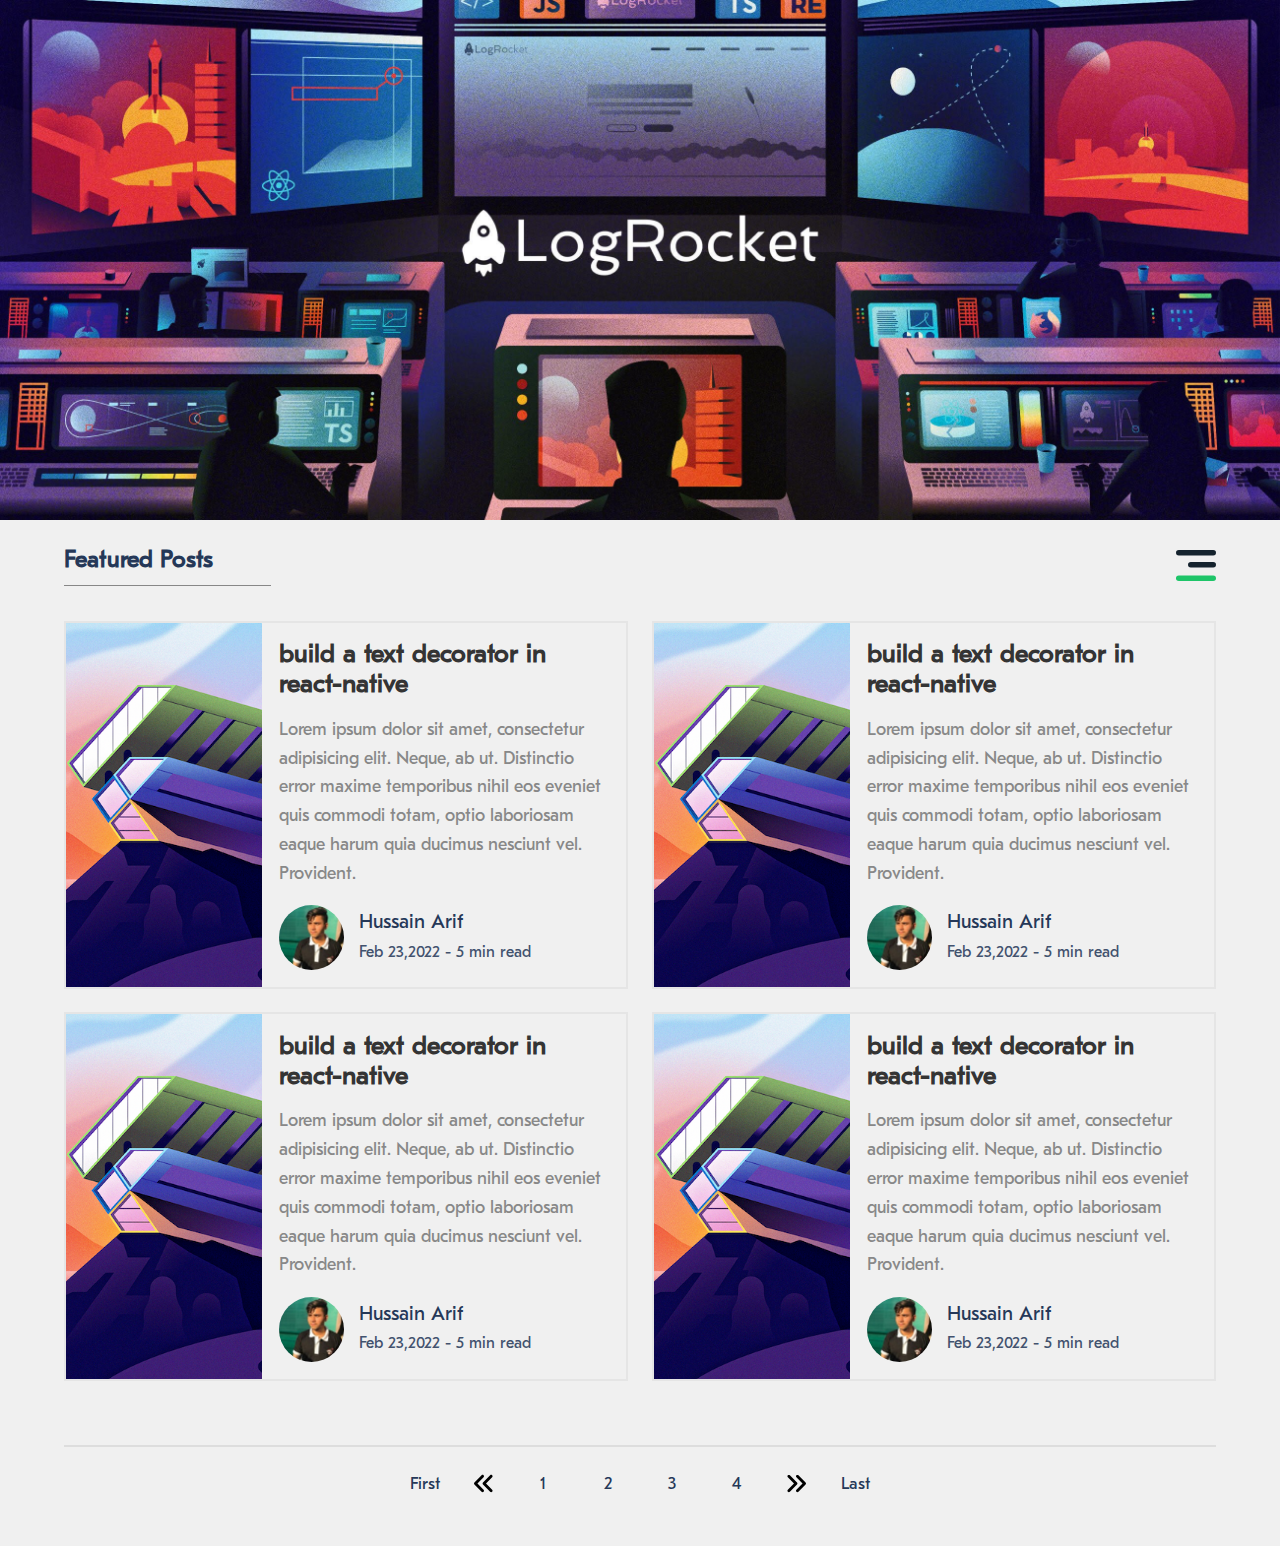
<file: index.html>
<!DOCTYPE html>
<html lang="en">
    <head>
        <meta charset="UTF-8" />
        <title>LogRocket Blog - For Frontend Developers and Web App Engineers</title>
        <link rel="stylesheet" href="./css/style.css" type="text/css" />
        <link rel="icon" type="image/png" sizes="32x32" href="./images/cropped-cropped-favicon-196x196-32x32.png" />
        <meta name="viewport" content="width=device-width, initial-scale=1.0" />
        <meta property="og:image" content="" />
        <meta name="description" content="" />
        <meta name="keywords" content="" />
        <script src="./js/script.js"></script>
    </head>
<body>
    <section id="home">
        <img src="./images/logrocket-blog.jpg" alt="Log " />
    </section>
    <section id="featured">
        <section class="wrapper" >
            <div class="posts">
                <div class="head">
                    <h4>
                        Featured Posts
                    </h4>
                    <div id="hamburger-icon">
                        <img src="./images/hamburg.7b560c07.svg" />
                    </div>
                </div>
                <ul>
                    <li>
                        <div class="image">
                        </div>
                        <div class="description">
                            <h5>
                                build a text decorator in react-native
                            </h5>
                            <p class="post-description">
                                Lorem ipsum dolor sit amet, consectetur adipisicing elit. Neque, ab ut. Distinctio error maxime temporibus nihil eos eveniet quis commodi totam, 
                                optio laboriosam eaque harum quia ducimus nesciunt vel. Provident.
                            </p>
                            <div class="person">
                                <div class="avatar">
                                    <a href="#" > 
                                        <img src="./images/Hussain-Arif-Author.jpeg" alt="Person" />
                                    </a>
                                </div>
                                <div class="name">
                                    <h5>
                                        <a href="#" > 
                                            Hussain Arif
                                        </a>
                                    </h5>
                                    <p class="date">
                                        Feb 23,2022 - 5 min read
                                    </p>
                                </div>
                            </div>
                        </div>
                    </li>
                    <li>
                        <div class="image">
                        </div>
                        <div class="description">
                            <h5>
                                build a text decorator in react-native
                            </h5>
                            <p class="post-description">
                                Lorem ipsum dolor sit amet, consectetur adipisicing elit. Neque, ab ut. Distinctio error maxime temporibus nihil eos eveniet quis commodi totam, 
                                optio laboriosam eaque harum quia ducimus nesciunt vel. Provident.
                            </p>
                            <div class="person">
                                <div class="avatar">
                                    <a href="#" > 
                                        <img src="./images/Hussain-Arif-Author.jpeg" alt="Person" />
                                    </a>
                                </div>
                                <div class="name">
                                    <h5>
                                        <a href="#" > 
                                            Hussain Arif
                                        </a>
                                    </h5>
                                    <p class="date">
                                        Feb 23,2022 - 5 min read
                                    </p>
                                </div>
                            </div>
                        </div>
                    </li>
                    <li>
                        <div class="image">
                        </div>
                        <div class="description">
                            <h5>
                                build a text decorator in react-native
                            </h5>
                            <p class="post-description">
                                Lorem ipsum dolor sit amet, consectetur adipisicing elit. Neque, ab ut. Distinctio error maxime temporibus nihil eos eveniet quis commodi totam, 
                                optio laboriosam eaque harum quia ducimus nesciunt vel. Provident.
                            </p>
                            <div class="person">
                                <div class="avatar">
                                    <a href="#" > 
                                        <img src="./images/Hussain-Arif-Author.jpeg" alt="Person" />
                                    </a>
                                </div>
                                <div class="name">
                                    <h5>
                                        <a href="#" > 
                                            Hussain Arif
                                        </a>
                                    </h5>
                                    <p class="date">
                                        Feb 23,2022 - 5 min read
                                    </p>
                                </div>
                            </div>
                        </div>
                    </li>
                    <li>
                        <div class="image">
                        </div>
                        <div class="description">
                            <h5>
                                build a text decorator in react-native
                            </h5>
                            <p class="post-description">
                                Lorem ipsum dolor sit amet, consectetur adipisicing elit. Neque, ab ut. Distinctio error maxime temporibus nihil eos eveniet quis commodi totam, 
                                optio laboriosam eaque harum quia ducimus nesciunt vel. Provident.
                            </p>
                            <div class="person">
                                <div class="avatar">
                                    <a href="#" > 
                                        <img src="./images/Hussain-Arif-Author.jpeg" alt="Person" />
                                    </a>
                                </div>
                                <div class="name">
                                    <h5>
                                        <a href="#" > 
                                            Hussain Arif
                                        </a>
                                    </h5>
                                    <p class="date">
                                        Feb 23,2022 - 5 min read
                                    </p>
                                </div>
                            </div>
                        </div>
                    </li>
                </ul>
            </div>
            <div class="filters" id="hamburger-menu" >
                <div class="search">
                    <div class="lens">
                        <img src="./images/xmark-soli.svg" alt="Lens" />
                    </div>
                    <form action="">
                        <input type="text" placeholder="Search..." />
                    </form>
                    <div class="close">
                        <img src="./images/magnifying-glass-solid.svg" alt="Close" />
                    </div>
                </div>
                <div class="category">
                    <p class="filter">
                        Filter by Category
                    </p>
                    <p class="discovered">
                        128 chips discovered
                    </p>
                    <ul class="categories">
                        <li>
                            <input type="checkbox" name="xd" value="xd" id="xd">
                            <label for="xd">XD</label>
                        </li>
                        <li>
                            <input type="checkbox" name="ad" value="ad" id="ad">
                            <label for="ad">AD</label>
                        </li>
                        <li>
                            <input type="checkbox" name="sketch" value="sketch" id="sketch">
                            <label for="sketch">Sketch</label>
                        </li>
                        <li>
                            <input type="checkbox" name="figma" value="figma" id="figma">
                            <label for="figma">Figma</label>
                        </li>
                        <li>
                            <input type="checkbox" name="ui-kit" value="ui-kit" id="ui-kit">
                            <label for="ui-kit">UI-Kit</label>
                        </li>
                        <li>
                            <input type="checkbox" name="design" value="design" id="design">
                            <label for="design">Design</label>
                        </li>
                    </ul>
                    <div id="close">
                        <img src="./images/close.svg" alt="Close" />
                    </div>
                </div>
                <div class="sort">
                    <p class="head">
                        Sort by
                    </p>
                    <div class="sorts">
                        <p class="subhead">
                            TITLE
                        </p>
                        <ul class="sort-categories">
                            <li>
                                <input type="radio" name="title" value="ascending" id="title-ascending">
                                <label for="title-ascending">Ascending</label>
                            </li>
                            <li>
                                <input type="radio" name="title" value="descending" id="title-descending">
                                <label for="title-descending">Descending</label>
                            </li>
                        </ul>
                    </div>
                    <div class="sorts">
                        <p class="subhead">
                            DATA-ADDED
                        </p>
                        <ul class="sort-categories">
                            <li>
                                <input type="radio" name="data" value="ascending" id="data-ascending">
                                <label for="data-ascending">Ascending</label>
                            </li>
                            <li>
                                <input type="radio" name="data" value="descending" id="data-descending">
                                <label for="data-descending">Descending</label>
                            </li>
                        </ul>
                    </div>
                </div>
            </div>
            <section id="overlay">

            </section>
        </section>
        <div class="pagination">
            <a href="#" >
                First
            </a>
            <a href="#" class="arrow">
                <img src="./images/angles-left-solid.svg" alt="Prev">
            </a>
            <a href="#" >
                1
            </a>
            <a href="#" >
                2
            </a>
            <a href="#" >
                3
            </a>
            <a href="#" >
                4
            </a>
            <a href="#" class="arrow" >
                <img src="./images/angles-right-solid.svg" alt="Prev">
            </a>
            <a href="#" >
                Last
            </a>
        </div>
    </section>
    
</body>
</html>
</file>
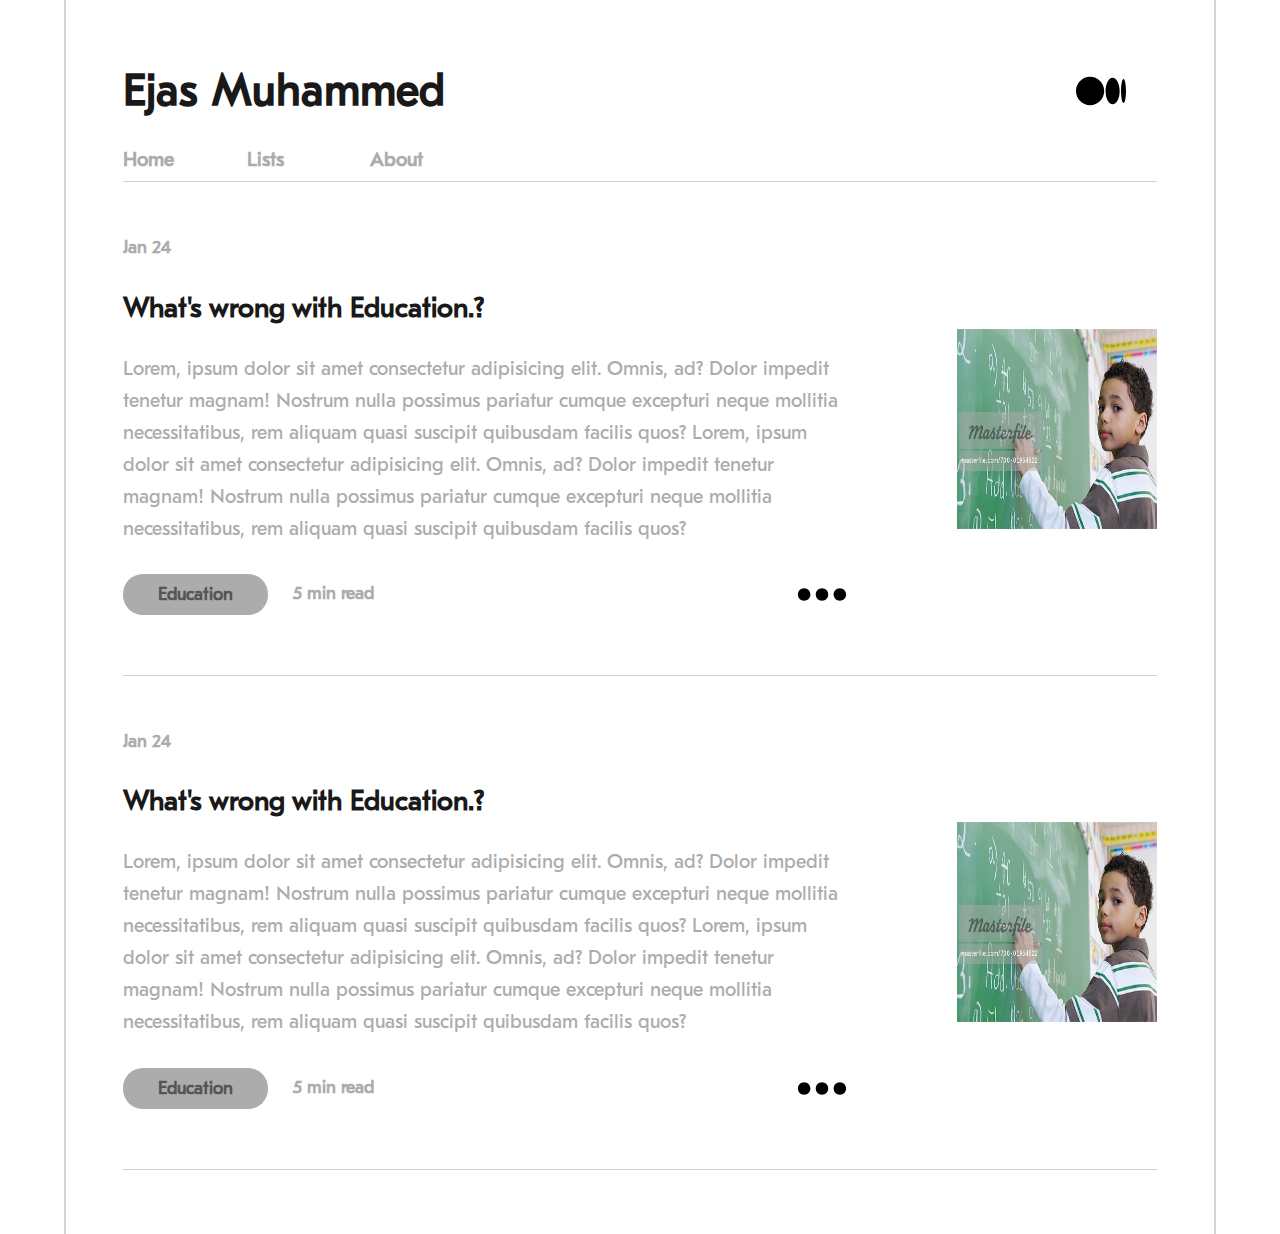
<file: posts.html>
<!DOCTYPE html>
<html lang="en">
    <head>
        <meta charset="UTF-8" />
        <title>LogRocket Blog - Posts</title>
        <link rel="stylesheet" href="./css/style.css" type="text/css" />
        <link rel="icon" type="image/png" sizes="32x32" href="./images/cropped-cropped-favicon-196x196-32x32.png" />
        <meta name="viewport" content="width=device-width, initial-scale=1.0" />
        <meta property="og:image" content="" />
        <meta name="description" content="" />
        <meta name="keywords" content="" />
        <script src="./js/posts.js"></script>
    </head>
<body>
    <section id="posts">
        <section class="wrapper">
            <header id="hamburger-header">
                <h1 class="logo">
                    <a href="#" >
                        <img src="./images/cropped-cropped-favicon-196x196-32x32.png" alt="Logo" />
                    </a>
                </h1>
                <ul class="nav">
                    <li>
                        <a href="">
                            Our Story
                        </a>
                    </li>
                    <li>
                        <a href="">
                            Membership
                        </a>
                    </li>
                    <li>
                        <a href="">
                            Write
                        </a>
                    </li>
                    <li>
                        <a href="">
                            Sign In
                        </a>
                    </li>
                    <li>
                        <a href="">
                            Get Started
                        </a>
                    </li>
                </ul>
            </header>
            <div id="hamburger-close">
                <img src="./images/magnifying-glass-solid.svg" alt="Close" />
            </div>
            <div id="hamburger-overlay">

            </div>

            <div class="head">
                <h1>
                    <a href="#" >
                        Ejas Muhammed
                    </a>
                </h1>
                <div id="hamburger-dot">
                    <img src="./images/medium-brands.svg" alt="Hamburder-dot" />
                </div>
            </div>
            <ul class="lists">
                <li>
                    <a href="#" >
                        Home
                    </a>
                </li>
                <li>
                    <a href="#" >
                        Lists
                    </a>
                </li>
                <li>
                    <a href="#" >
                        About
                    </a>
                </li>
            </ul>
            <ul class="posts">
                <li class="post">
                    <div class="description">
                        <p class="date">
                            Jan 24
                        </p>
                        <h5 class="post-head">
                            What's wrong with Education.?
                        </h5>
                        <p class="post-description">
                            Lorem, ipsum dolor sit amet consectetur adipisicing elit. Omnis, ad? Dolor impedit tenetur magnam! 
                            Nostrum nulla possimus pariatur cumque excepturi neque mollitia necessitatibus, rem aliquam quasi suscipit quibusdam facilis quos?
                            Lorem, ipsum dolor sit amet consectetur adipisicing elit. Omnis, ad? Dolor impedit tenetur magnam! 
                            Nostrum nulla possimus pariatur cumque excepturi neque mollitia necessitatibus, rem aliquam quasi suscipit quibusdam facilis quos?
                        </p>
                        <div class="post-bottom">
                            <a href="#" class="subhead">
                                Education
                            </a>
                            <p class="time">
                                5 min read
                            </p>
                            <div class="more-icon">
                                <img src="./images/ellipsis-solid.svg" alt="Person" />
                            </div>
                        </div>
                    </div>
                    <div class="image">
                        <img src="./images/700-01954522em-student-writing-on-chalkboard.jpg" alt="Person" />
                    </div>
                </li>
                <li class="post">
                    <div class="description">
                        <p class="date">
                            Jan 24
                        </p>
                        <h5 class="post-head">
                            What's wrong with Education.?
                        </h5>
                        <p class="post-description">
                            Lorem, ipsum dolor sit amet consectetur adipisicing elit. Omnis, ad? Dolor impedit tenetur magnam! 
                            Nostrum nulla possimus pariatur cumque excepturi neque mollitia necessitatibus, rem aliquam quasi suscipit quibusdam facilis quos?
                            Lorem, ipsum dolor sit amet consectetur adipisicing elit. Omnis, ad? Dolor impedit tenetur magnam! 
                            Nostrum nulla possimus pariatur cumque excepturi neque mollitia necessitatibus, rem aliquam quasi suscipit quibusdam facilis quos?
                        </p>
                        <div class="post-bottom">
                            <a href="#" class="subhead">
                                Education
                            </a>
                            <p class="time">
                                5 min read
                            </p>
                            <div class="more-icon">
                                <img src="./images/ellipsis-solid.svg" alt="Person" />
                            </div>
                        </div>
                    </div>
                    <div class="image">
                        <img src="./images/700-01954522em-student-writing-on-chalkboard.jpg" alt="Person" />
                    </div>
                </li>
            </ul>
        </section>
    </section>    
</body>
</html>
</file>
<file: css/style.css>
* {
	margin: 0;
	padding: 0;
	border: 0;
	vertical-align: baseline;
	background: transparent;
	font-weight: normal;
	text-decoration: none;
	outline: none;
	-webkit-box-sizing: border-box;
	-moz-box-sizing: border-box;
	box-sizing: border-box;
}
ol, ul {
	list-style: none;
}
del {
	text-decoration: line-through;
}
body {
	font-family: "GT-Eesti";
	font-size: 17px;
	color: #253858;
	overflow-x: hidden;
	min-width: 320px;
	font-weight: 500;
}
input,textarea,select{
	font-family: "GT-Eesti", Arial, Helvetica, sans-serif;
	font-weight: 500;
}

a{
	color: #253858;
}
a:hover,.submit:hover{
	filter: alpha(opacity = 85);
	-moz-opacity: 0.85;
	-khtml-opacity: 0.85;
	opacity: 0.85;
}
.thumb{
	display: block;
}
.thumb img{
	display: block;
	width:100%;
}
p{
	line-height:1.6em;
	font-size: 16px;
	font-family: "GT-Eesti", Arial;
	font-weight: 500;
	color: #42526E;
}
.hidden{
	display:none;
}
br.clear {
	clear: both;
	line-height: 0;
}
.wrapper {
	width: 90%;
	margin: 0 auto;
}
img{
	display: block;
	width: 100%;
	height: 100%;
}

@font-face {
    font-family: 'GT-Eesti';
    src: url("../fonts/GT-Eesti-Pro-Text-Regular.woff2") format("woff2");
    src: url("../fonts/GT-Eesti-Pro-Text-Regular.woff") format("woff");
    font-weight: 500;
    font-style: normal
}

#home{
	width: 100%;
}
#featured{
	padding: 2% 0;
	background: #f0f0f0;
	position: relative;
}
#featured section#overlay{
	position: fixed;
	width: 100%;
	height: 100vh;
	background: rgba(0,0,0,.5);
    backdrop-filter: blur(6px);	top: 0%;
	left: 0;
	z-index: 1;
	transform: scale(0);
    transition: all 0.3s ease-in-out 0s;
}
#featured section#overlay.active{
	transform: scale(1);
}
#featured section.wrapper{
	display: flex;
    justify-content: space-between;
	padding-bottom: 5%;
    border-bottom: 2px solid #ddd;
}
#featured div.posts{
	width: 75%;
}
#featured div.posts div.head{
	display: flex;
	justify-content: space-between;
	align-items: center;
    margin-bottom: 3%;
}
#featured div.posts div.head h4{
	font-size: 24px;
    font-weight: 600;
    padding-bottom: 1%;
    border-bottom: 1px solid;
    border-bottom: 1px solid #00000070;
    width: 15%;
}
#featured div.posts div.head div#hamburger-icon{
	display: none;
}
#featured div.posts ul{
	width: 100%;
    display: flex;
    justify-content: space-between;
    flex-wrap: wrap;
}
#featured div.posts ul li{
	width: 49%;
    border: 2px solid #e5e5e5;
    display: flex;
    justify-content: space-between;
    margin-bottom: 2%;
    transition: all 0.3s ease-in-out 0s;
}
#featured div.posts ul li:hover{
	box-shadow:rgb(17 12 46 / 15%) 0px 48px 100px 0px ;
}
#featured div.posts ul li:nth-last-child(-n+2){
	margin-bottom: 0;
}
#featured div.posts ul li div.image{
    width: 35%;
    background: url(../images/Complete-guide-Flutter-architecture-nocdn.png) no-repeat;
    background-size: cover;
    background-position: center;
}
#featured div.posts ul li div.description{
	padding: 3%;
	width: 65%;
}
#featured div.posts ul li div.description h5{
	color: #000000cc;
	display: block;
    font-size: 26px;
    font-weight: 700;
	margin-bottom: 5%;
}
#featured div.posts ul li div.description p.post-description{
	color: #888;
    font-size: 18px;
    margin-bottom: 5%;
}
#featured div.posts ul li div.description div.person{
	display: flex;
	align-items: center;
}
#featured div.posts ul li div.description div.person div.avatar{
    width: 65px;
    border-radius: 50%;
    overflow: hidden;
    height: 65px;
	margin-right: 15px;
}
#featured div.posts ul li div.description div.person div.name{
    width: 65%;
}
#featured div.posts ul li div.description div.person div.name h5{
    margin-bottom: 3%;
}
#featured div.posts ul li div.description div.person div.name h5 a{
	font-size: 20px;
	display: block;
    margin-bottom: 3%;
}
#featured div.posts ul li div.description div.person div.name p.date{
	font-size: 16px;
}
#featured div.posts ul li div.description div.person div.save{
	width: 4%;
	cursor: pointer;
}
#featured div.filters{
    width: 22%;
	width: 38%;
	padding: 5% 3% 0;
	top: 0;
	right: 0;
	z-index: 2;
	transition: all 0.3s ease-in-out 0s;	
}
#featured div.filters div#close{
	display: none;
	transform: scale(0);	
}
#featured div.filters div.search{
	display: flex;
    justify-content: space-between;
    align-items: center;
	width: 100%;
    margin: 0 auto 7%;
	border: 1px solid #bfbfbf;
    border-radius: 15px;
    padding: 3%;
	box-shadow: rgba(0, 0, 0, 0.24) 0px 3px 8px;
	background-color: #fff;
}
#featured div.filters div.search div.lens{
	width: 5%;
}
#featured div.filters div.search form{
	width: 80%;
}
#featured div.filters div.search form input{
	width: 100%;
}
#featured div.filters div.search div.close{
	width: 5%;
}
#featured div.filters div.category{
	margin-bottom: 15%;
}
#featured div.filters div.category p.filter{
	font-size: 28px;
    font-weight: 700;
    color: #414141;
    margin-bottom: 5px;
}
#featured div.filters div.category p.discovered{
	font-size: 18px;
    color: #414141;
	margin-bottom: 5%;
	padding-left: 8%;
}
#featured div.filters div.category ul.categories{
	display: flex;
	flex-wrap: wrap;
	padding-left: 8%;
}
#featured div.filters div.category ul.categories li{
	border: 2px solid #414141;
	border-radius: 15px;
	padding: 2% 4%;
	margin: 0 10px 10px auto;
	color: #414141;
	cursor: pointer;
	transition: all 0.3s ease-in-out 0s;
}
#featured div.filters div.category ul.categories li:hover{
	border: 2px solid #5794e6;
}
#featured div.filters div.category ul.categories li:hover label{
	color : #5794e6;
}
#featured div.filters div.category ul.categories li input{
    width: 20px;
	cursor: pointer;
}
#featured div.filters div.category ul.categories li label{
    font-size: 17px;
    font-weight: 700;
	cursor: pointer;
}
#featured div.filters div.sort{
	margin-bottom: 8%;
}
#featured div.filters div.sort p.head{
	font-size: 28px;
    font-weight: 700;
    color: #414141;
    margin-bottom: 5px;
}
#featured div.filters div.sort div.sorts{
	padding-left: 8%;
}
#featured div.filters div.sort div.sorts p.subhead{
	font-size: 20px;
    color: #6594e6;
    margin-bottom: 5%;
    font-weight: 700;
}
#featured div.filters div.sort div.sorts ul.sort-categories{
	
}
#featured div.filters div.sort div.sorts ul.sort-categories li{
	width: 90%;
	margin: 0 auto 4%;
}
#featured div.filters div.sort div.sorts ul.sort-categories li input{
    margin-right: 10px;
	cursor: pointer;
}
#featured div.filters div.sort div.sorts ul.sort-categories li label{
    font-size: 18px;
    font-weight: 700;
	cursor: pointer;
}
#featured div.pagination{
    display: flex;
    justify-content: space-between;
    width: 30%;
    margin: 0 auto;
    padding: 2%;
	align-items: center;
}
#featured div.pagination a{
    width: 30px;
	cursor: pointer;
	text-align: center;
}
#featured ul.pagination a.arrow{
	width: 15px;
}
#posts div#hamburger-close{
    right: 6%;
    width: 40px;
    height: 40px;
    position: fixed;
    transition: all 0.3s ease-in-out 0s;
    top: 20%;
    background: #c4e2ff;
    border-radius: 50%;
    overflow: hidden;
    padding: 5px;
	transform: scale(0);
	cursor: pointer;
	z-index: 2;
}
#posts div#hamburger-close.active{
    transition: all 0.3s ease-in-out 0s;
	transform: scale(1);
}
#posts div#hamburger-overlay{
	position: fixed;
	width: 100%;
	height: 100vh;
	z-index: 1;
	background: rgba(0, 0, 0, .5);
	backdrop-filter: blur(4px);
	top: 0;
	left: 0;
    transition: all 0.3s ease-in-out 0s;
	transform: scale(0);
}
#posts div#hamburger-overlay.active{
    transition: all 0.3s ease-in-out 0s;
	transform: scale(1);
}
#posts header#hamburger-header{
	background: #c4e2ff;
	display: flex;
	justify-content: space-between;
	align-items: center;
	position: fixed;
	width: 100%;
    top: 0;
    left: 0;
    padding: 1.5% 5%;
    transform: rotate(-90deg);
	/* display: none; */
    transform-origin: top right;
	transition: all 0.3s ease-in-out 0s;
	z-index: 2;
}
#posts header#hamburger-header.active{
    transform: rotate(0deg);
	/* display: flex; */
	transition: all 0.3s ease-in-out 0s;
}
#posts header#hamburger-header h1.logo{
	width: 60px;
    border-radius: 15px;
    overflow: hidden;
}
#posts header#hamburger-header h1.logo a{
	display: block;
	width: 100%;
}
#posts header#hamburger-header ul.nav{
	display: flex;
    justify-content: space-between;
	align-items: center;
	width: 40%;
}
#posts header#hamburger-header ul.nav li{
	/* width: 18%; */
	text-align: center;
}
#posts header#hamburger-header ul.nav li a{
	display: block;
	width: 100%;
	text-align: center;
	color: #191919;
    font-size: 19px;
    font-weight: 600;
}
#posts header#hamburger-header ul.nav li:last-child{
	background: #191919;
	padding: 2%;
	border-radius: 15px;
}
#posts header#hamburger-header ul.nav li:last-child a{
	color: #fff;
}
#posts{
	padding: 5% 0;
	width: 90%;
	margin: 0 auto;
	border-left: 2px solid #d2d2d2;
	border-right: 2px solid #d2d2d2;
	position: relative;
}
#posts .wrapper{
}
#posts div.head{
	display: flex;
    align-items: center;
	margin-bottom: 3%;
	justify-content: space-between;
    padding-right: 3%;
}
#posts div.head h1{
	width: 50%;
}
#posts div.head h1 a{
	color: #191919;
    font-size: 45px;
    font-weight: 700;
    text-align: left;
    display: block;
}
#posts div.head div#hamburger-dot{
	width: 50px;
	cursor: pointer;
}
#posts ul.lists{
	display: flex;
	align-items: center;
	border-bottom: 1px solid #d2d2d2 ;
}
#posts ul.lists li{
	padding-bottom: 1%;
    width: 10%;
    margin-right: 20px;
}
#posts ul.lists li:hover{
	border-bottom: 2px solid #191919;
	color: #191919;
}
#posts ul.lists li:last-child{
    margin-right: 0px;
}
#posts ul.lists li a{
	color: #adacac;
    font-size: 20px;
    font-weight: 600;
    display: block;
}
#posts ul.lists li:hover a{
	color: #191919;
}
#posts ul.posts{

}
#posts ul.posts li.post{
	border-bottom: 1px solid #d2d2d2;
	display: flex;
    justify-content: space-between;
    align-items: center;
	padding: 5% 0;
}
#posts ul.posts li.post div.description{
	width: 70%;
}
#posts ul.posts li.post div.description p.date{
	font-size: 18px;
    margin-bottom: 2%;
    font-weight: 600;
    color: #adacac;
}
#posts ul.posts li.post div.description h5.post-head{
    font-size: 28px;
    font-weight: 700;
    color: #191919;
    margin-bottom: 2%;
}
#posts ul.posts li.post div.description p.post-description{
	font-size: 20px;
	color: #adacac;
	margin-bottom: 3%;
}
#posts ul.posts li.post div.description div.post-bottom{
	display: flex;
    align-items: center;
}
#posts ul.posts li.post div.description div.post-bottom a.subhead{
	width: 10%;
    text-align: center;
    background: #adacac;
    color: #565656;
    font-size: 18px;
    font-weight: 600;
	border-radius: 20px;
    padding: 10px;
    margin-right: 25px;
}
#posts ul.posts li.post div.description div.post-bottom p.time{
	width: 10%;
    color: #adacac;
    font-size: 18px;
    font-weight: 600;
}
#posts ul.posts li.post div.description div.post-bottom div.more-icon{
	width: 50px;
    margin-left: auto;
}
#posts ul.posts li.post div.image{
	width: 200px;
	height: 200px;
}


@media all and (max-width: 1280px){
	#featured div.posts div.head h4{
		width: 18%;
	}
	#featured div.posts div.head div#hamburger-icon{
		display: block;
		width: 40px;
	}
	#featured div.posts{
		width: 100%;
	}
	#featured div.pagination{
		width: 40%;
	}
	#featured div.pagination a.arrow{
		width: 20px;
	}
	#featured div.filters{
		position: fixed;
		transform: scale(0);
	}
	#featured div.filters.active{
		transform: scale(1);
		transition: all 0.3s ease-in-out 0s;
		background: #fff;
		height: 100vh;
		padding: 5% 3%;
	}
	#featured div.filters.active div#close{
		display: block;
		transform: scale(1);
		position: absolute;
		top: 3%;
		background: #fff;
		left: -20%;
		width: 55px;
		height: 55px;
		border-radius: 50%;
		overflow: hidden;
		padding: 3%;
		transition: all 0.3s ease-in-out 0s;	
	}
	#posts ul.posts li.post div.description p.date{
		margin-bottom: 4%;
	}
	#posts ul.posts li.post div.description h5.post-head{
		margin-bottom: 4%;
	}
	#posts ul.posts li.post div.description div.post-bottom a.subhead{
		width: 20%;
	}
	#posts ul.posts li.post div.description div.post-bottom p.time{
		width: 20%;
	}
	#posts header#hamburger-header{
		padding: 2.5% 5%;
	}
	#posts header#hamburger-header h1.logo{
		width: 50px;
	}
	#posts header#hamburger-header ul.nav{
		width: 60%;
	}
}

@media all and (max-width: 980px){
	#featured{
		padding: 5% 0;
	}
	#featured div.posts div.head{
		margin-bottom: 5%;
	}
	#featured div.posts div.head h4{
		width: 23%;
	}
	#featured div.posts ul li{
		width: 100%;
		margin-bottom: 4%;
	}
	#featured div.posts ul li:nth-last-child(-n+2){
		margin-bottom: 4%;
	}
	#featured div.posts ul li:last-child{
		margin-bottom: 0;
	}
	#featured div.pagination{
		width: 48%;
	}
	#featured div.pagination a.arrow{
		width: 17px;
	}
	#featured div.filters {
		width: 45%;
		padding: 5%;
	}
	#featured div.filters.active div#close{
		width: 50px;
		height: 50px;
	}
	#posts div.head h1{
		width: 65%;
	}
	#posts div.head h1 a{
		font-size: 40px;
	}
	#posts div.head{
		margin-bottom: 6%;
	}
	#posts ul.posts li.post{
		flex-wrap: wrap-reverse;
		padding: 7% 0;
	}
	#posts ul.posts li.post div.image{
		width: 50%;
		margin: 0 auto 5%;
		border-radius: 10px;
		overflow: hidden;
	}
	#posts ul.posts li.post div.description{
		width: 100%;
	}
	#posts header#hamburger-header ul.nav {
		width: 60%;
	}
	#posts header#hamburger-header ul.nav li a{
		font-size: 16px;
	}
}
@media all and (max-width: 768px){
	#featured div.posts div.head h4{
		width: 28%;
	}
	#featured div.pagination {
		width: 55%;
		padding-top: 4%;
	}
	#featured div.filters.active{
		width: 55%;
	}
	#posts{
		padding: 10% 3% 3%;
	}
	#posts header#hamburger-header ul.nav {
		width: 70%;
	}
}
@media all and (max-width: 640px){
	#featured div.posts div.head h4 {
		width: 37%;
		padding-bottom: 3%;
	}
	#featured div.posts div.head div#hamburger-icon{
		width: 35px;
	}
	#featured div.posts ul li{
		flex-wrap: wrap;
		margin-bottom: 6%;
	}
	#featured div.posts ul li div.image{
		width: 100%;
		height: 200px;
		margin-bottom: 4%;
	}
	#featured div.posts ul li div.description {
		padding: 5%;
		width: 100%;
	}
	#featured div.pagination{
		width: 66%;
	}
	#featured div.filters.active{
		width: 68%;
	}
	#posts div.head h1 a{
		font-size: 30px;
	}
	#posts div.head div#hamburger-dot{
		width: 40px;
	}
	#posts div.head{
		margin-bottom: 10%;
	}
	#posts ul.lists li{
		width: 20%;
	}
	#posts ul.posts li.post div.image {
		width: 70%;
		margin: 0 auto 10%;
	}
	#posts ul.posts li.post div.description h5.post-head {
		font-size: 25px;
	}
	#posts ul.posts li.post div.description p.post-description {
		font-size: 18px;
		margin-bottom: 7%;
	}
	#posts ul.posts li.post div.description div.post-bottom a.subhead {
		width: 30%;
	}
	#posts ul.posts li.post div.description div.post-bottom p.time {
		width: 25%;
	}
	#posts ul.posts li.post div.description div.post-bottom div.more-icon {
		width: 35px;
	}
	#posts header#hamburger-header ul.nav {
		width: 80%;
	}
	#posts header#hamburger-header ul.nav li a{
		font-size: 14px;
	}			
}
@media all and (max-width: 480px){
	#featured div.posts div.head{
		margin-bottom: 10%;
	}
	#featured div.posts div.head h4 {
		width: 50%;
	}
	#featured div.pagination{
		width: 80%;
	}
	#featured div.pagination a.arrow{
		width: 15px;
	}
	#featured div.filters.active{
		width: 80%;
	}
	#posts div.head h1 a{
		font-size: 23px;
	}
	#posts div.head div#hamburger-dot {
		width: 30px;
	}
	#posts ul.lists li a {
		font-size: 17px;
	}
	#posts ul.posts li.post div.image {
		width: 90%;
	}
	#posts ul.posts li.post div.description h5.post-head {
		font-size: 20px;
	}
	#posts ul.posts li.post div.description p.post-description {
		font-size: 16px;
	}
	#posts ul.posts li.post div.description div.post-bottom a.subhead {
		font-size: 16px;
		width: 35%;
	}
	#posts ul.posts li.post div.description div.post-bottom p.time {
		width: 30%;
		font-size: 16px;
	}
	#posts ul.posts li.post div.description div.post-bottom div.more-icon {
		width: 30px;
	}
	#posts header#hamburger-header.active{
		flex-direction: column;
		padding: 5.5% 5%;
	}
	#posts header#hamburger-header ul.nav{
		flex-direction: column;
	}
	#posts header#hamburger-header h1.logo {
		margin-bottom: 10%;
	}
	#posts header#hamburger-header ul.nav li{
		margin-bottom: 5%;
		width: 50%;
	}
	#posts header#hamburger-header ul.nav li:last-child{
		margin-bottom: 0;
	}
	#posts header#hamburger-header ul.nav li a{
		font-size: 16px;
	}
	#posts header#hamburger-header ul.nav li:last-child{
		padding: 3%;
	}			
}
@media all and (max-width: 360px){
	#featured div.posts div.head h4{
		width: 57%;
	}
	#featured div.pagination {
		width: 90%;
	}
	#posts div.head h1 a {
		font-size: 20px;
	}
	#posts div.head div#hamburger-dot {
		width: 25px;
	}
	#posts ul.lists li {
		width: 28%;
	}
	#posts ul.posts li.post div.description h5.post-head {
		font-size: 18px;
	}
	#posts ul.posts li.post div.description p.post-description {
		font-size: 15px;
	}
	#posts ul.posts li.post div.description div.post-bottom a.subhead {
		font-size: 14px;
		margin-right: 15px;
	}
	#posts ul.posts li.post div.description div.post-bottom p.time {
		font-size: 14px;
	}
	#posts ul.posts li.post {
		padding: 10% 0;
	}			
}
</file>
